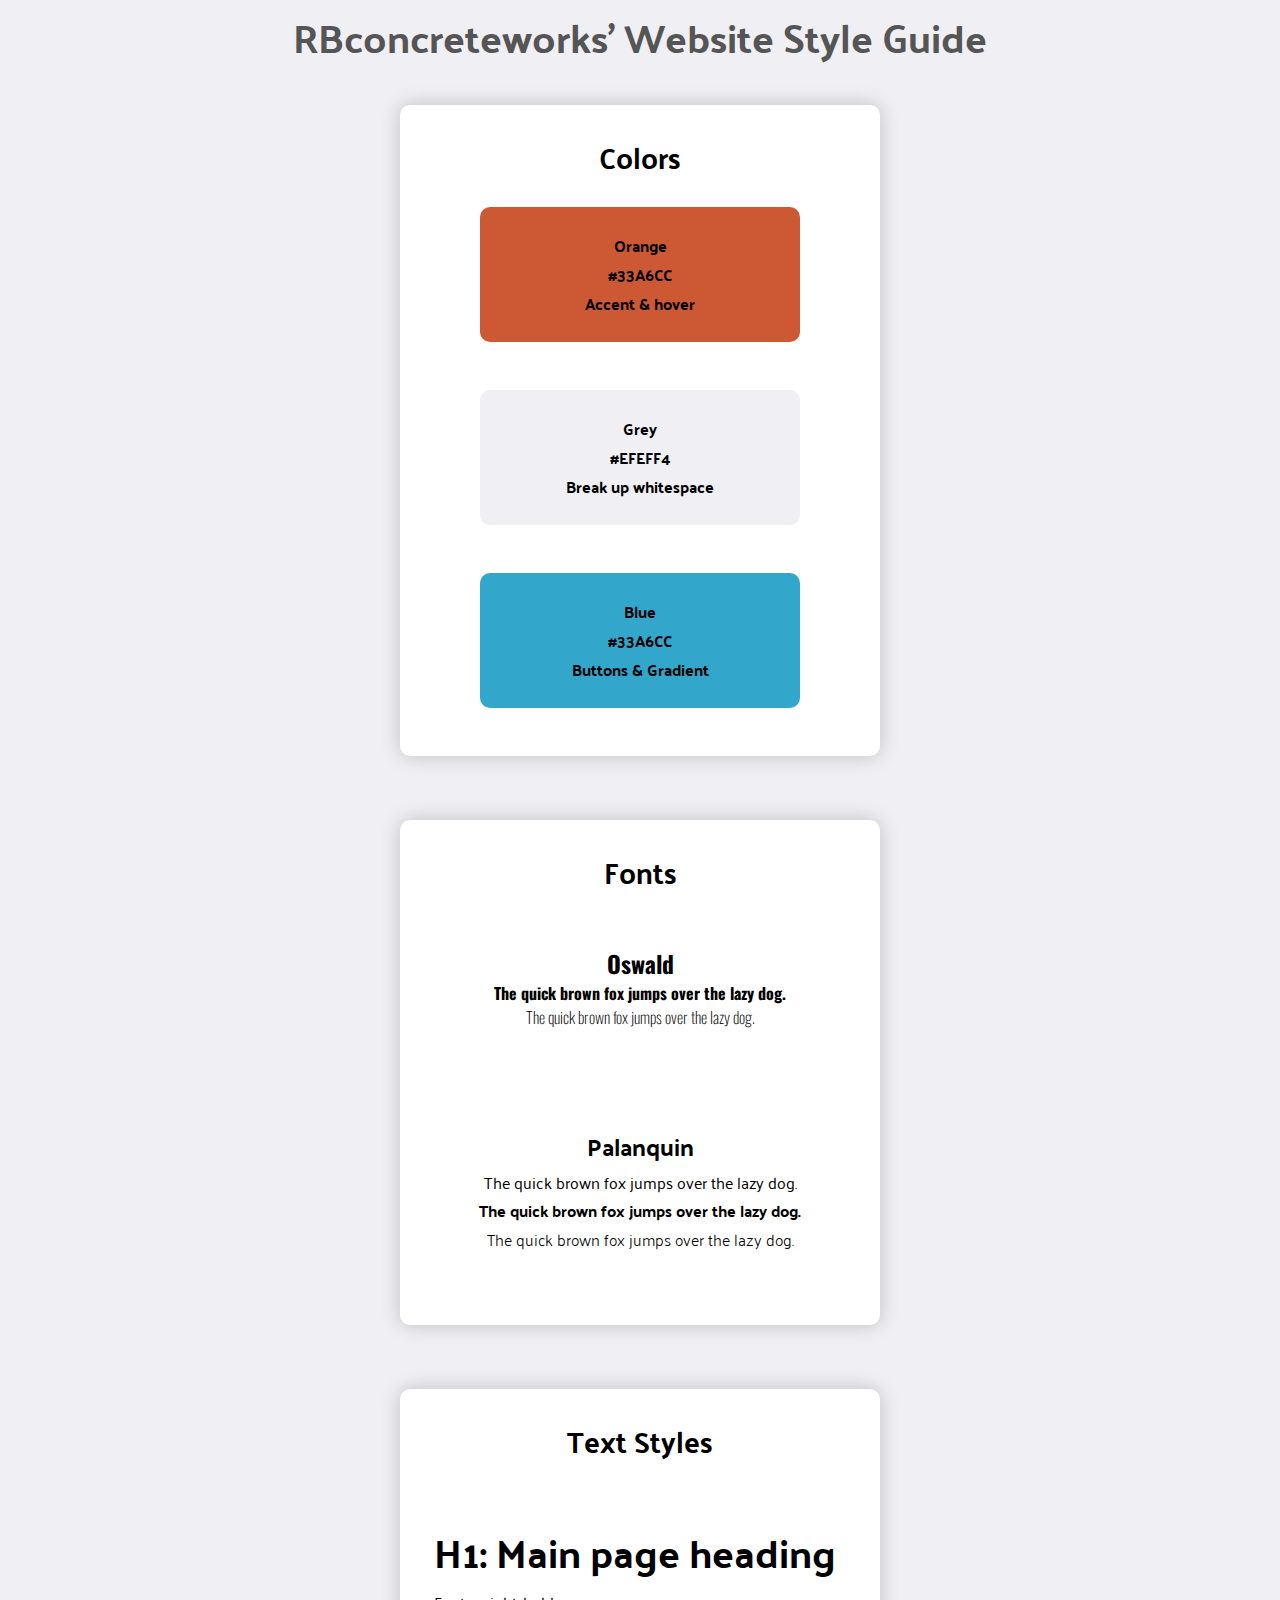
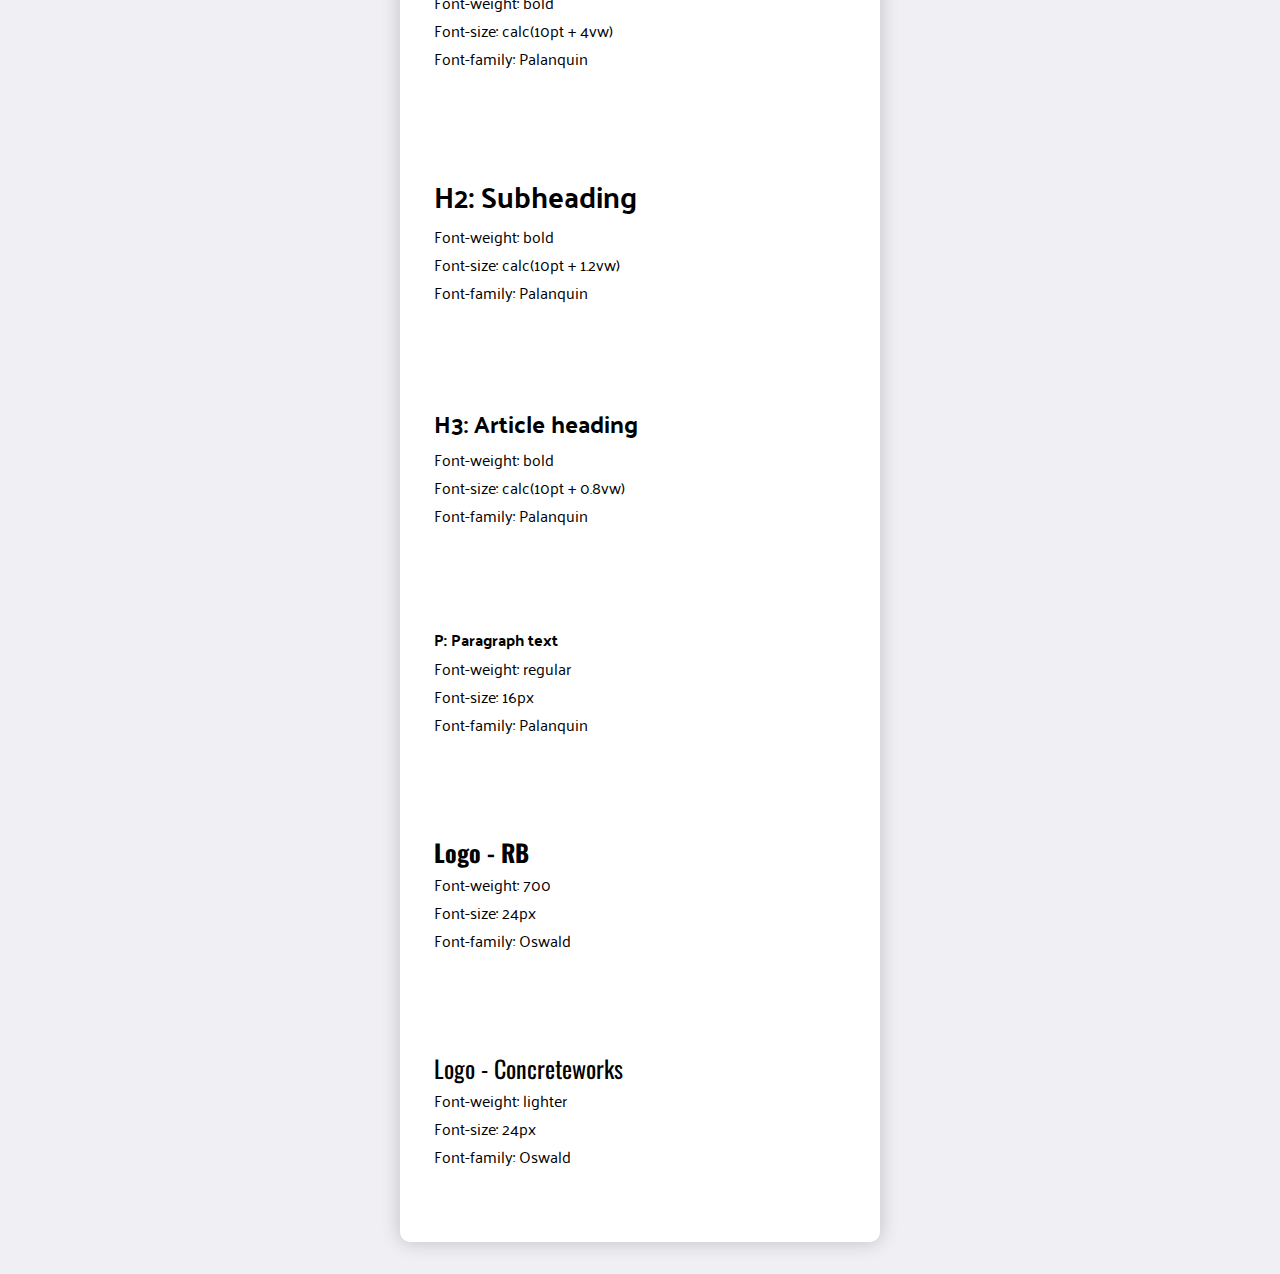
<file: wds.html>
<!DOCTYPE html>
<html>
    <head>
        <meta charset="utf-8">
        <meta http-equiv="X-UA-Compatible" content="IE=edge">
        <title>RBconcreteworks Website Style Guide</title>
        <meta name="description" content="">
        <meta name="viewport" content="width=device-width, initial-scale=1">
        <link rel="stylesheet" href="css/wds.css">
        <link rel="stylesheet" href="css/style.css">
        <link rel="preconnect" href="https://fonts.googleapis.com">
        <link rel="preconnect" href="https://fonts.gstatic.com" crossorigin>
        <link href="https://fonts.googleapis.com/css2?family=Oswald:wght@300;400;700&display=swap" rel="stylesheet">
        <link rel="preconnect" href="https://fonts.googleapis.com">
        <link rel="preconnect" href="https://fonts.gstatic.com" crossorigin>
        <link href="https://fonts.googleapis.com/css2?family=Oswald:wght@300;400;700&family=Palanquin:wght@300;400;700&display=swap" rel="stylesheet">
    </head>
    <body>
        <header>
            <h1>RBconcreteworks' Website Style Guide</h1>
        </header>
        <section class="colors">
            <h2>Colors</h2>
            <div class="color-boxes">
                <div class="orange">
                    <p>Orange</p>
                    <p>#33A6CC</p>
                    <p>Accent & hover</p>
                </div>
                <div class="grey">
                    <p>Grey</p>
                    <p>#EFEFF4</p>
                    <p>Break up whitespace</p>
                </div>
                <div class="blue">
                    <p>Blue</p>
                    <p>#33A6CC</p>
                    <p>Buttons & Gradient</p>
                </div>
            </div>
        </section>
        <section class="fonts">
            <h2>Fonts</h2>
            <div class="font-boxes">
                <div class="oswald">
                    <h3>Oswald</h3>
                    <p class="sevenhundred">The quick brown fox jumps over the lazy dog.</p>
                    <p class="lighter">The quick brown fox jumps over the lazy dog.</p>
                </div>
                <div class="palanquin">
                    <h3>Palanquin</h3>
                    <p class="regular">The quick brown fox jumps over the lazy dog.</p>
                    <p class="bold">The quick brown fox jumps over the lazy dog.</p>
                    <p class="threehundred">The quick brown fox jumps over the lazy dog.</p>
                </div>
            </div>
        </section>
        <section class="text-styles">
            <h2>Text Styles</h2>
            <div class="text-boxes">
                <div class="h1">
                    <h1>H1: Main page heading</h1>
                    <ul>
                        <li>Font-weight: bold</li>
                        <li>Font-size: calc(10pt + 4vw)</li>
                        <li>Font-family: Palanquin</li>
                    </ul>
                </div>
                <div class="h2">
                    <h2>H2: Subheading</h2>
                    <ul>
                        <li>Font-weight: bold</li>
                        <li>Font-size: calc(10pt + 1.2vw)</li>
                        <li>Font-family: Palanquin</li>
                    </ul>
                </div>
                <div class="h3">
                    <h3>H3: Article heading</h3>
                    <ul>
                        <li>Font-weight: bold</li>
                        <li>Font-size: calc(10pt + 0.8vw)</li>
                        <li>Font-family: Palanquin</li>
                    </ul>
                </div>
                <div class="p">
                    <p>P: Paragraph text</p>
                    <ul>
                        <li>Font-weight: regular</li>
                        <li>Font-size: 16px</li>
                        <li>Font-family: Palanquin</li>
                    </ul>
                </div>
                <div class="logo-rb">
                    <span>Logo - RB</span>
                    <ul>
                        <li>Font-weight: 700</li>
                        <li>Font-size: 24px</li>
                        <li>Font-family: Oswald</li>
                    </ul>
                </div>
                <div class="logo-concreteworks">
                    <span>Logo - Concreteworks</span>
                    <ul>
                        <li>Font-weight: lighter</li>
                        <li>Font-size: 24px</li>
                        <li>Font-family: Oswald</li>
                    </ul>
                </div>
            </div>
        </section>
    </body>
</html>
</file>
<file: css/wds.css>
* {
    margin: 0;
    padding: 0;
}

body {
    display: flex;
    flex-direction: column;
    text-align: center;
    background-color: #EFEFF4;
}

h1 {
    font-family: 'Palanquin', sans-serif;
    font-size: calc(10pt + 4vw);
    font-weight: bold;
}

h2 {
    font-family: 'Palanquin', sans-serif;
    font-size: calc(10pt + 1.2vw);
    font-weight: bold;
}

section {
    display: flex;
    flex-direction: column;
    text-align: center;
    border-radius: 10px;
    box-shadow: 0px 0px 20px rgba(0, 0, 0, 0.2);
    margin: 32px 400px;
    padding: 24px;
    color: black;
    background-color: white;
    width: auto;

}

/* Colors */

.color-boxes {
    display: flex;
    align-items: center;
    flex-direction: column;
    position: relative;
    text-align: center;
    font-weight: bold;
}

.orange {
    background-color: #CC5933;
    margin: 24px;
    padding: 24px;
    width: 320px;
    border-radius: 10px;
}

.grey {
    background-color: #EFEFF4;
    margin: 24px;
    padding: 24px;
    width: 320px;
    border-radius: 10px;
}

.blue {
    background-color: #33A6CC;
    margin: 24px;
    padding: 24px;
    width: 320px;
    border-radius: 10px;
}

/* Fonts */

.font-boxes {
    display: flex;
    flex-direction: column;
    align-items: center;
}

.font-boxes > div {
    margin: 24px;
    padding: 24px;
    width: 420px;
}

.oswald {
    font-family: "Oswald", sans-serif;
}

.sevenhundred {
    font-weight: 700;
}

.lighter {
    font-weight: lighter;
}

.palanquin {
    font-family: "Palanquin", sans-serif;
}

.regular {
    font-weight: normal;
}

.bold {
    font-weight: bold;
}

.threehundred {
    font-weight: 300;
}

/* Text Styles*/

.text-boxes {
    display: flex;
    align-items: center;
    flex-direction: column;
    position: relative;
    text-align: center;
    font-weight: bold;
}

ul {
    list-style-type: none;
}

.h1 {
    text-align: left;
    margin: 24px;
    padding: 24px;
    width: 460px;
}

.h2 {
    text-align: left;
    margin: 24px;
    padding: 24px;
    width: 460px;
}

.h3 {
    text-align: left;
    margin: 24px;
    padding: 24px;
    width: 460px;
}

.p {
    text-align: left;
    margin: 24px;
    padding: 24px;
    width: 460px;
}

.logo-rb {
    font-family: "Oswald", sans-serif;
    font-weight: 700;
    font-size: 24px;
    text-align: left;
    margin: 24px;
    padding: 24px;
    width: 460px;
}

.logo-concreteworks {
    font-family: "Oswald", sans-serif;
    font-weight: lighter;
    font-size: 24px;
    text-align: left;
    margin: 24px;
    padding: 24px;
    width: 460px;
}

li {
    font-family: "Palanquin", sans-serif;
    font-weight: normal;
    font-size: 16px;
}
</file>
<file: css/style.css>
* {
    margin: 0;
    padding: 0;
    box-sizing: border-box;
}

html {
    font-family: 'Palanquin', sans-serif;
    font-size: 16px;
    color: #555;
}

body {
    min-height: 100vh;
    overflow-x: hidden;
}

h1 {
    font-size: 2.5rem;
}

h2 {
    font-size: calc(10pt + 1.2vw);
}

h3 {
    font-size: calc(10pt + 0.8vw);
}

/*--------Navigation--------*/

nav {
    display: flex;
    justify-content: space-between;
    align-items: center;
    margin: 10px 30px;
}

.nav-links {
    margin-top: 7px;
}

.nav-links a {
    color: #555;
    text-decoration: none;
    margin-left: 10px;
    margin-top: 5px;
    transition: color 200ms ease-in-out;
    font-size: 1.1rem;
    padding: 0 20px 5px 20px;

}

.nav-links a:hover {
    color: #CC5933;
}

.nav-links a:nth-child(4) {
    border-radius: 0.4rem;
    background-color: #33A6CC;
    color: white;
    transition: background-color 500ms ease-out;
}

.nav-links a:hover:nth-child(4) {
    background-color: #CC5933;
}

.logo a {
    display: flex;
    align-items: center;
    font-family: 'Oswald', sans-serif;
    font-size: 28px;
    text-decoration: none;
    color: #555;
}

.logo span {
    font-weight: 700;
    margin-left: 15px;
    margin-top: 7px;
}

.logo p {
    font-weight: lighter;
    color: #CC5933;
    margin-top: 7px;
    transition: color 400ms ease-in-out;
}

.logo p:hover {
    color: #555;
}

.logo img {
    height: 70px;
    width: auto;
    filter: invert(38%) sepia(0%) saturate(62%) hue-rotate(196deg) brightness(91%) contrast(106%);
}

.logo-mobile {
    display: none;
}

.nav-links-mobile {
    display: none;
}

/*--------Hero Image--------*/

.hero {
    display: grid;
    grid-template-columns: 1fr;
    grid-template-rows: 900px;
    grid-column-gap: 0px;
    grid-row-gap: 0px;
    align-content: center;
    margin-bottom: 20px;
}

.hero-image {
    grid-area: 1 / 1 / 2 / 2;
}

.hero-gradient {
    grid-area: 1 / 1 / 2 / 2;
}

.hero-text-div {
    grid-area: 1 / 1 / 2 / 2;
}

.hero-image img {
    display: grid;
    min-width: 900px;
    width: 110%;
    height: 100%;
    object-fit: cover;
}

.hero-gradient {
    display: grid;
    max-width: 100%;
    background: #33A6CC;
    background: linear-gradient(
        90deg,
        rgba(51, 166, 204, 0.4777485994397759) 0%,
        rgba(51, 166, 204, 0) 90%
    );
}

.hero-text-div {
    display: grid;
    align-items: center;
    margin: 0 30px;
    font-weight: 700;
    color: white;
    max-width: 20vw;

}

.hero-text-h1 {
    font-size: calc(10pt + 4vw);
    letter-spacing: 0.15em;
    opacity: 0.9;
}

.hero-text-p {
    font-size: calc(10pt + 1vw);
    margin-top: 0.2em;
    font-weight: 300;
}

/*--------Skills--------*/

.skill {
    text-align: center;
    margin-top: 60px;
}

.skill-container {
    display: flex;
    position: relative;
    justify-content: space-between;
    text-align: center;
    margin: 60px 260px 60px 260px;
}

.skill-container img {
    margin-bottom: 1.5em;
}

.cad {
    max-width: 400px;
    margin: 30px;
}

.print {
    max-width: 400px;
    margin: 30px;
}

.cast {
    max-width: 400px;
    margin: 30px;
}

.cad img {
    margin-top: 1.25em;
    width: 92px;
    filter: invert(38%) sepia(0%) saturate(62%) hue-rotate(196deg) brightness(91%) contrast(106%);
}

.print img {
    width: 95px;
    filter: invert(38%) sepia(0%) saturate(62%) hue-rotate(196deg) brightness(91%) contrast(106%);
}

.cast img {
    margin-top: 0.5em;
    width: 56px;
    filter: invert(38%) sepia(0%) saturate(62%) hue-rotate(196deg) brightness(91%) contrast(106%);
}

/*--------Photo Grid--------*/

.photo-grid {
    display: grid;
    grid-template-columns: repeat(3, 1fr);
    grid-auto-rows: minmax(30vw, 160px);
    grid-gap: 1em;
    margin: 1em 1em;
}

.photo img {
    height: 100%;
    width: 100%;
    object-fit: cover;
}

@media screen and (max-width: 1490px) {

    .skill {
        text-align: center;
        margin: 60px 180px;
    }
    
    .skill-container {
        display: flex;
        flex-direction: column;
        position: relative;
        justify-content: center;
        align-items: center;
        text-align: center;
        margin: 20px 10px 30px 10px;
    }
    
    .skill-container img {
        margin-bottom: 1.5em;
    }
    
    .cad {
        max-width: 300px;
        margin: 10px;
    }
    
    .cad-text {
        text-align: left;
    }

    .print {
        max-width: 300px;
        margin: 10px;
    }

    .print-text {
        text-align: left;
    }
    
    .cast {
        max-width: 300px;
        margin: 10px;
    }

    .cast-text {
        text-align: left;
    }
    
    .cad img {
        margin-top: 1.25em;
        width: 92px;
        filter: invert(38%) sepia(0%) saturate(62%) hue-rotate(196deg) brightness(91%) contrast(106%);
    }
    
    .print img {
        margin-top: 1.25em;
        width: 95px;
        filter: invert(38%) sepia(0%) saturate(62%) hue-rotate(196deg) brightness(91%) contrast(106%);
    }
    
    .cast img {
        margin-top: 0.5em;
        width: 56px;
        filter: invert(38%) sepia(0%) saturate(62%) hue-rotate(196deg) brightness(91%) contrast(106%);
    }

}

@media screen and (max-width: 870px) {

    .nav-links {
        display: none;
    }

    .nav-links-mobile {
        display: flex;
        margin-top: 16px;
        margin-left: 10px;
    }

    .menu {
        display: none;
    }
    
    .nav-links-mobile:hover .menu {
        display: block;
        position: absolute;
        background-color: white;
        box-shadow: 0px 0px 20px rgba(0, 0, 0, 0.1);
        margin-top: 40px;
        margin-left: -60px;
        text-decoration: none;
    }

    .nav-links-mobile:hover > .menu ul {
        display: block;
        list-style-type: none;
    }

    .nav-links-mobile:hover .menu a {
        color: #555;
        text-decoration: none;
        padding: 20px;
    }

    .nav-links-mobile:hover .menu li {
        margin: 15px 10px;
    }

    .nav-links-mobile .menu a:hover {
        color: #CC5933;
    }
}

@media screen and (max-width: 768px) {

    .logo img {
        height: 40px;
        width: auto;
    }

    .logo a {
        font-size: 18px;
    }

    .hero {
        grid-template-rows: 700px;
    }

    .hero-image img {
        display: grid;
        min-width: 900px;
        width: 110%;
        height: 100%;
        object-fit: cover;
    }

     .skill {
        margin: 60px 0px;
     }

     .skill-header {
         padding: 0 20px;
     }

    .photo-grid {
        grid-template-columns: 1fr;
        grid-auto-rows: minmax(80vw, 160px);
    }
    
}

/*

.hero-image {
    background-image: url(../images/hero-image.JPG);
    background-size: cover;
    background-position: center;
    width: 100wh;
    height: auto;
    display: flex;
    margin: 0 auto;
    max-width: 100%;
    height: 900px;

}

.hero-text {
    width: 1100px;
    display: flex;
    flex-direction: column;
    justify-content: center;
    align-content: center;
    margin: 0;
    opacity: 0.7;
}

.hero-text h1 {
    text-align: center;
    color: #fff;
    background-color: #33A6CC;
    font-size: 3rem;
}

.hero-text p {
    text-align: center;
    color: #000;
    font-size: 2rem;
}

*/


/*
.photo-grid {
    display: grid;
    grid-template-columns: repeat(auto-fill, minmax(240px, 1fr));
    justify-items: center;
    object-fit: cover;
    grid-gap: 10px;
    grid-row-gap: 0px;
}

.photo-grid img {
    width: 100%;
}
*/
/*
img {
    max-width: 100%;
    height: auto;
}

.photo-grid {
    margin: 0 0.65rem;
}

.photo {
    height: auto;
    margin: 0.5rem;
}

.photo img {
    width: 100%;
    height: 100%;
    object-fit: cover;
}

@media (min-width: 640px) {
    .phot-grid {
        display: grid;
        grid-template-columns: repeat(2, 1fr);
        grid-template-rows: repeat(3, 300px);
        grid-auto-flow: row dense;
    }

    .photo {
        margin: 0.7rem;
    }

    .photo:first-child {
        grid-row: span 1;
    }

    .photo:nth-child(2) {
        grid-column: 2 / 3;
        grid-row: span 2;
    }

    .photo:nth-child(6),
    .photo:nth-child(8) {
        grid-row: span 2;
    }
}

@media (min-width: 960px) {
    .phot-grid {
        grid-template-columns: repeat(5, 1fr);
        grid-template-rows: repeat(3, auto-flow);
    }
    
    .photo:first-child,
    .photo:nth-child(7),
    .photo:nth-child(8) {
        grid-column: span 2;
        grid-row: span 1;        
    }

    .photo:nth-child(2) {
        grid-column: span 2;
        grid-row: span 2;
    }
}

*/
</file>
